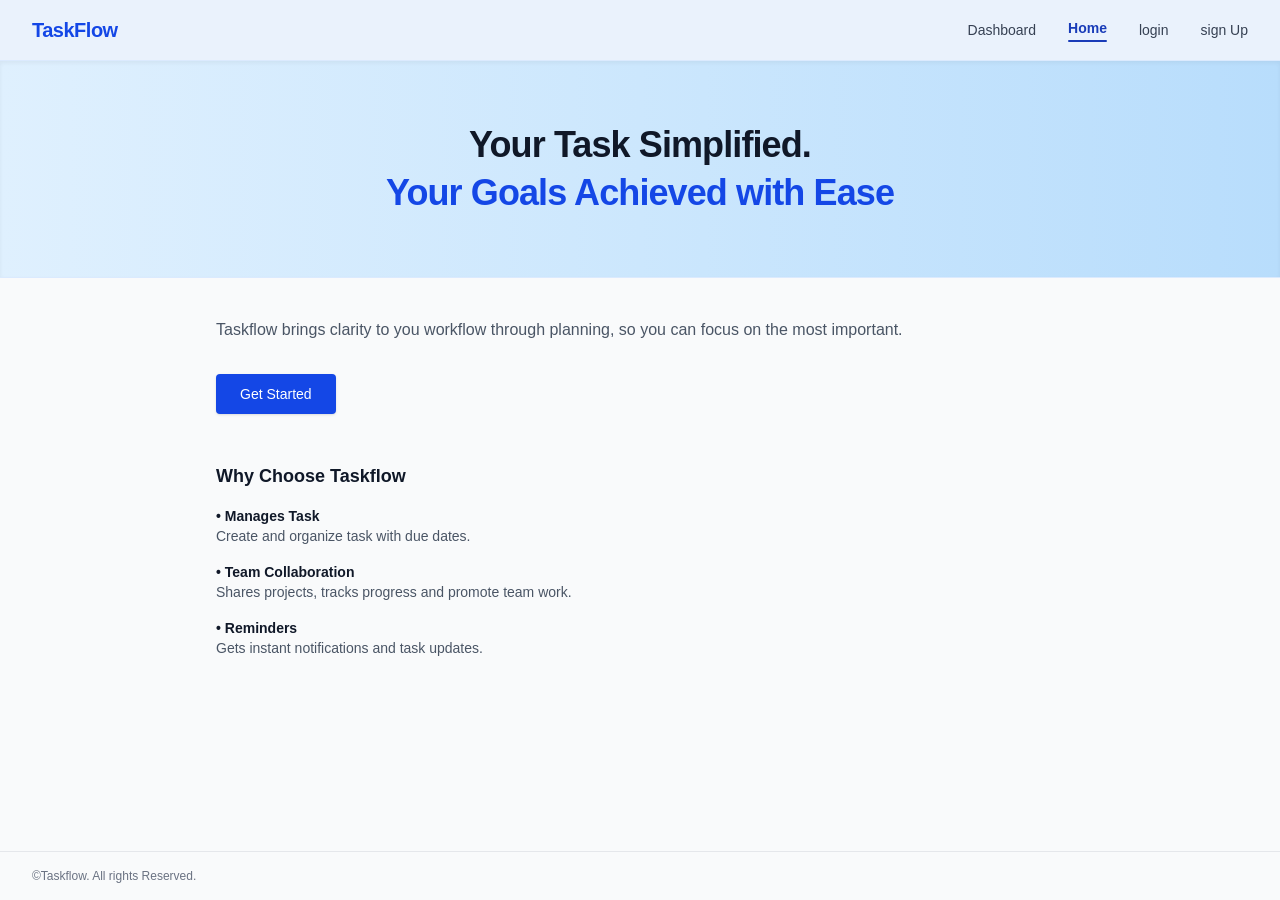
<file: frontend/index.html>
<!doctype html>
<html lang="en">
  <head>
    <meta charset="UTF-8" />
    <meta name="viewport" content="width=device-width, initial-scale=1.0" />
    <title>Landing</title>
    <!--link rel="stylesheet" href="style.css"-->
    <link rel="stylesheet" href="./output.css" />
  </head>
  <body>
    <body class="bg-gray-50 text-gray-800 font-sans min-h-screen flex flex-col justify-between">

    <!-- Top Navigation Bar -->
    <header class="w-full bg-[#EAF2FC] border-b border-blue-100 py-4 px-8 flex items-center justify-between shadow-sm">
        <!-- Logo -->
        <div class="text-blue-700 font-bold text-xl tracking-tight">
            TaskFlow
        </div>

        <!-- Navigation Links -->
        <nav class="flex items-center space-x-8 text-sm font-medium text-gray-700">
            <a href="#" class="hover:text-blue-700 transition">Dashboard</a>
            <div class="flex flex-col items-center">
                <a href="#" class="text-blue-800 font-semibold">Home</a>
                <span class="w-full h-0.5 bg-blue-800 rounded-full mt-0.5"></span>
            </div>
            <a href="#" class="hover:text-blue-700 transition">login</a>
            <a href="#" class="hover:text-blue-700 transition">sign Up</a>
        </nav>
    </header>

    <!-- Main Content Wrapper -->
    <main class="flex-grow">
        <!-- Hero Banner Section -->
        <section class="w-full bg-gradient-to-r from-[#dff0fe] via-[#cce7fd] to-[#b8ddfc] py-16 px-8 text-center border-b border-blue-100 shadow-inner">
            <h1 class="text-3xl md:text-4xl font-extrabold text-gray-900 tracking-tight">
                Your Task Simplified.
            </h1>
            <h2 class="text-3xl md:text-4xl font-extrabold text-blue-700 mt-2 tracking-tight">
                Your Goals Achieved with Ease
            </h2>
        </section>

        <!-- Body / Features Content Section -->
        <div class="max-w-4xl mx-auto px-6 py-10">
            <p class="text-gray-600 text-sm md:text-base mb-8">
                Taskflow brings clarity to you workflow through planning, so you can focus on the most important.
            </p>

            <!-- Get Started Button -->
            <a href="#" class="inline-block bg-blue-700 hover:bg-blue-800 text-white font-medium text-sm px-6 py-2.5 rounded shadow transition duration-200 mb-12">
                Get Started
            </a>

            <!-- Why Choose Taskflow Section -->
            <h3 class="text-lg font-bold text-gray-900 mb-4">
                Why Choose Taskflow
            </h3>

            <ul class="space-y-4 text-sm text-gray-700">
                <li>
                    <span class="font-bold text-gray-900">• Manages Task</span><br>
                    <span class="text-gray-600">Create and organize task with due dates.</span>
                </li>
                <li>
                    <span class="font-bold text-gray-900">• Team Collaboration</span><br>
                    <span class="text-gray-600">Shares projects, tracks progress and promote team work.</span>
                </li>
                <li>
                    <span class="font-bold text-gray-900">• Reminders</span><br>
                    <span class="text-gray-600">Gets instant notifications and task updates.</span>
                </li>
            </ul>
        </div>
    </main>

    <!-- Footer -->
    <footer class="w-full py-4 px-8 text-xs text-gray-500 border-t border-gray-200">
        &copy;Taskflow. All rights Reserved.
    </footer>

</body>
</html>
</file>
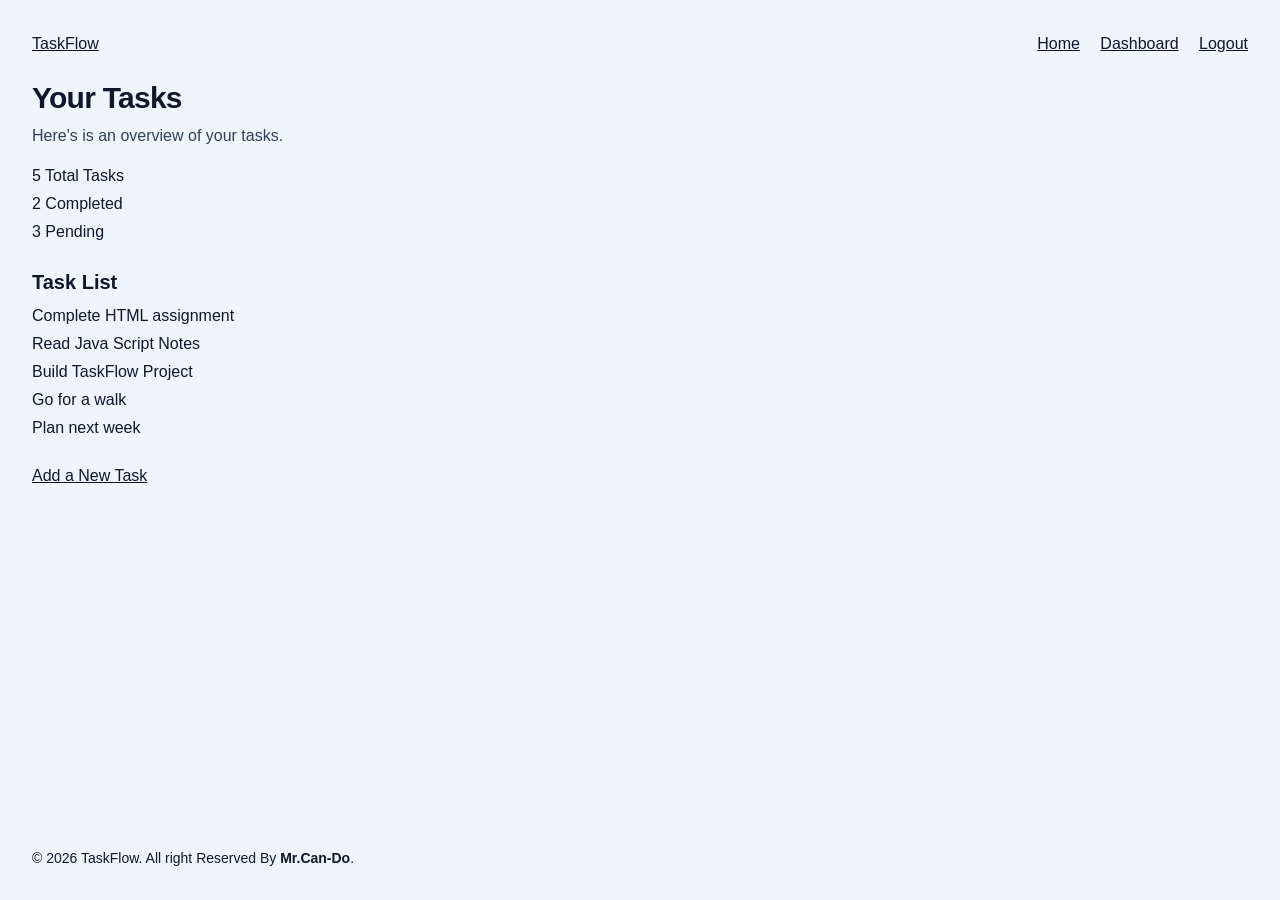
<file: frontend/dashboard.html>
<!doctype html>
<html>
  <head>
    <meta name="viewport" content="width=device-width">
    <title>Dashboard.html</title>
    <!--<link rel="stylesheet" href="style.css" />-->
  <link rel="stylesheet" href="./output.css">
  </head>
  <body>
    
    <body class="bg-[#eef5fc] text-slate-900 font-sans p-4 sm:p-8 flex flex-col min-h-screen">

    <!-- Top Navigation -->
    <div class="flex justify-between items-center mb-6">
        <a href="#" class="underline text-slate-900 font-medium">TaskFlow</a>
        <div class="space-x-4">
            <a href="home.html" class="underline text-slate-900">Home</a>
            <a href="dashboard.html" class="underline text-slate-900">Dashboard</a>
            <a href="logout.html" class="underline text-slate-900">Logout</a>
        </div>
    </div>

    <!-- Main Content -->
    <main class="flex-grow">
        <!-- Header & Overview -->
        <h1 class="text-3xl font-bold tracking-tight mb-2">Your Tasks</h1>
        <p class="text-slate-700 mb-4">Here's is an overview of your tasks.</p>

        <!-- Stats -->
        <div class="space-y-1 mb-6 font-medium">
            <div class="text-slate-900">5 Total Tasks</div>
            <div class="text-slate-900">2 Completed</div>
            <div class="text-slate-900">3 Pending</div>
        </div>

        <!-- Task List Section -->
        <h2 class="text-xl font-bold mb-2">Task List</h2>
        <ul class="space-y-1 mb-6 text-slate-900">
            <li>Complete HTML assignment</li>
            <li>Read Java Script Notes</li>
            <li>Build TaskFlow Project</li>
            <li>Go for a walk</li>
            <li>Plan next week</li>
        </ul>

        <!-- Add Task Link -->
        <div class="mb-12">
            <a href="add-task.html" class="underline text-slate-900">Add a New Task</a>
        </div>
    </main>

    <!-- Footer -->
    <footer class="text-slate-900 text-sm mt-auto">
        &copy; 2026 TaskFlow. All right Reserved By <strong>Mr.Can-Do</strong>.
    </footer>

</body>
</html>
</file>
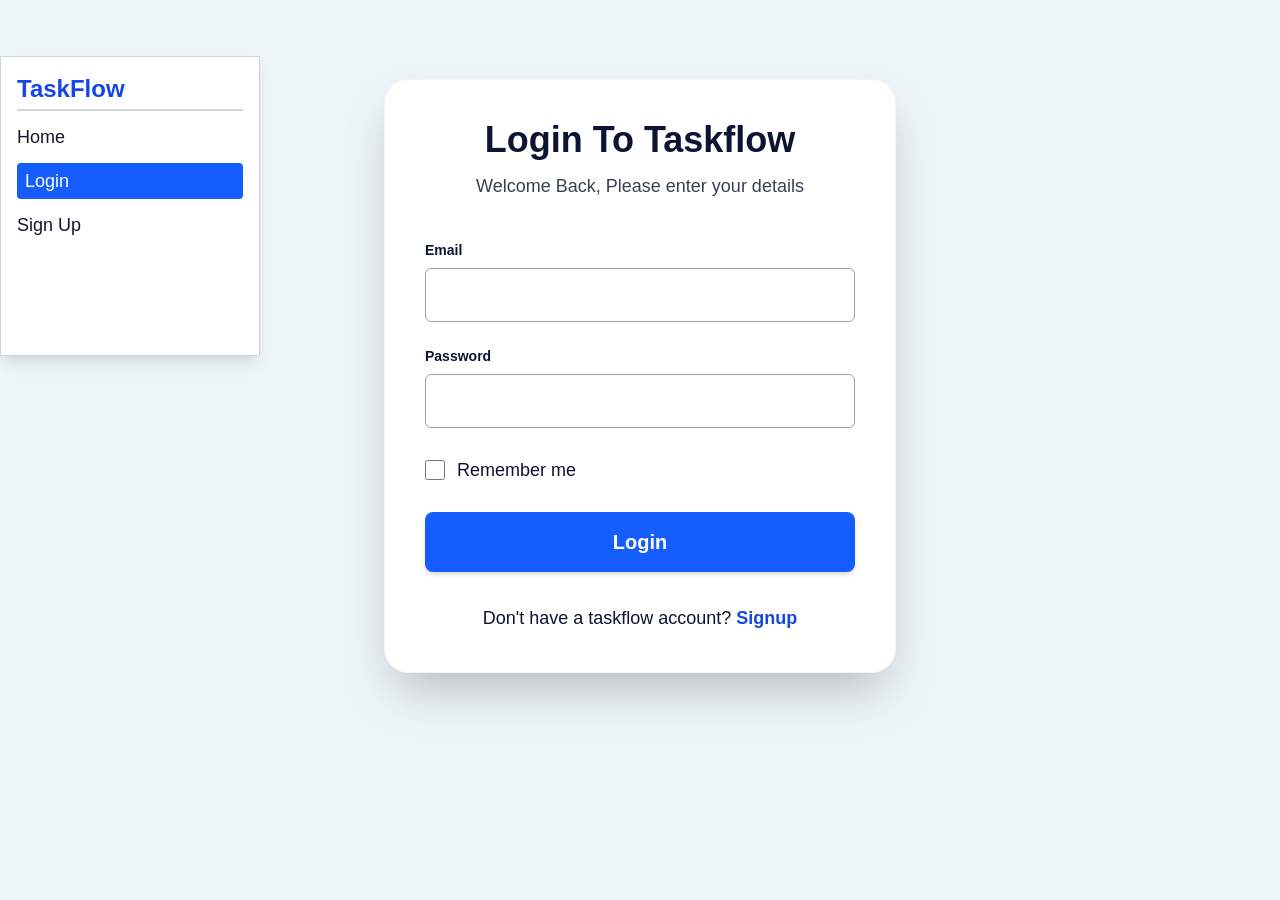
<file: frontend/login.html>
<!DOCTYPE html>
<html>
    <head>
        <meta name="viewport" content="width=device-width">
        <title>Login.html</title>
         <!--<link rel="stylesheet" href="style.css">-->
         <link rel="stylesheet" href="./output.css">
    </head>
    <body>
        
      <body class="bg-[#eef5f9] min-h-screen p-4 font-sans">

    <!-- Navigation Menu (Hidden by default, shown on hamburger click) -->
    <div id="nav-menu" class="fixed top-14 left-0 w-[260px] h-[300px] bg-white border border-gray-300 p-4 space-y-3 shadow-lg hidden z-50">
        <h2 class="text-2xl font-semibold text-blue-700 border-b-2 border-gray-300 pb-1 mb-3">TaskFlow</h2>
        <a href="#" class="block text-lg font-medium text-gray-900">Home</a>
        <a href="#" class="block text-lg font-medium text-white bg-blue-600 px-2 py-1 rounded">Login</a>
        <a href="#" class="block text-lg font-medium text-gray-900">Sign Up</a>
    </div>

    <!-- Main Login Card Container -->
    <main class="flex justify-center items-center min-h-[80vh]">
        <div class="bg-white w-full max-w-lg rounded-3xl shadow-2xl p-10 border border-gray-100">
            
            <!-- Header Text -->
            <h1 class="text-4xl font-bold text-center text-[#0d1333] mb-3">Login To Taskflow</h1>
            <p class="text-center text-gray-700 text-lg mb-10">Welcome Back, Please enter your details</p>

            <!-- Login Form -->
            <form class="space-y-6" onsubmit="event.preventDefault();">
                <!-- Email Field -->
                <div>
                    <label for="email" class="block text-sm font-bold text-[#0d1333] mb-2">Email</label>
                    <input type="email" id="email" class="w-full px-4 py-3 border border-gray-400 rounded-md focus:outline-none focus:ring-2 focus:ring-blue-300 text-lg bg-white" required>
                </div>

                <!-- Password Field -->
                <div>
                    <label for="password" class="block text-sm font-bold text-[#0d1333] mb-2">Password</label>
                    <input type="password" id="password" class="w-full px-4 py-3 border border-gray-400 rounded-md focus:outline-none focus:ring-2 focus:ring-blue-300 text-lg bg-white" required>
                </div>

                <!-- Remember Me Checkbox -->
                <div class="flex items-center gap-3 py-1">
                    <input type="checkbox" id="remember-me" class="h-5 w-5 accent-blue-600 border-gray-400 rounded focus:ring-0">
                    <label for="remember-me" class="text-lg font-medium text-[#0d1333]">Remember me</label>
                </div>

                <!-- Submit Button -->
                <button type="submit" class="w-full bg-blue-600 hover:bg-blue-700 text-white font-bold py-4 px-6 rounded-lg text-xl shadow-md transition duration-200">
                    Login
                </button>
            </form>

            <!-- Footer Text -->
            <p class="text-center text-lg text-[#0d1333] mt-8">
                Don't have a taskflow account? <a href="#" class="font-bold text-blue-700 hover:underline">Signup</a>
            </p>
        </div>
    </main>

    <!-- Script to toggle the nav menu (simulating the user's action) -->
    <script>
        // This is for demonstration to show the nav menu that was partially open in the screenshot
        setTimeout(() => {
            document.getElementById('nav-menu').style.display = 'block';
        }, 500);
    </script>

</body>
</html>
</file>
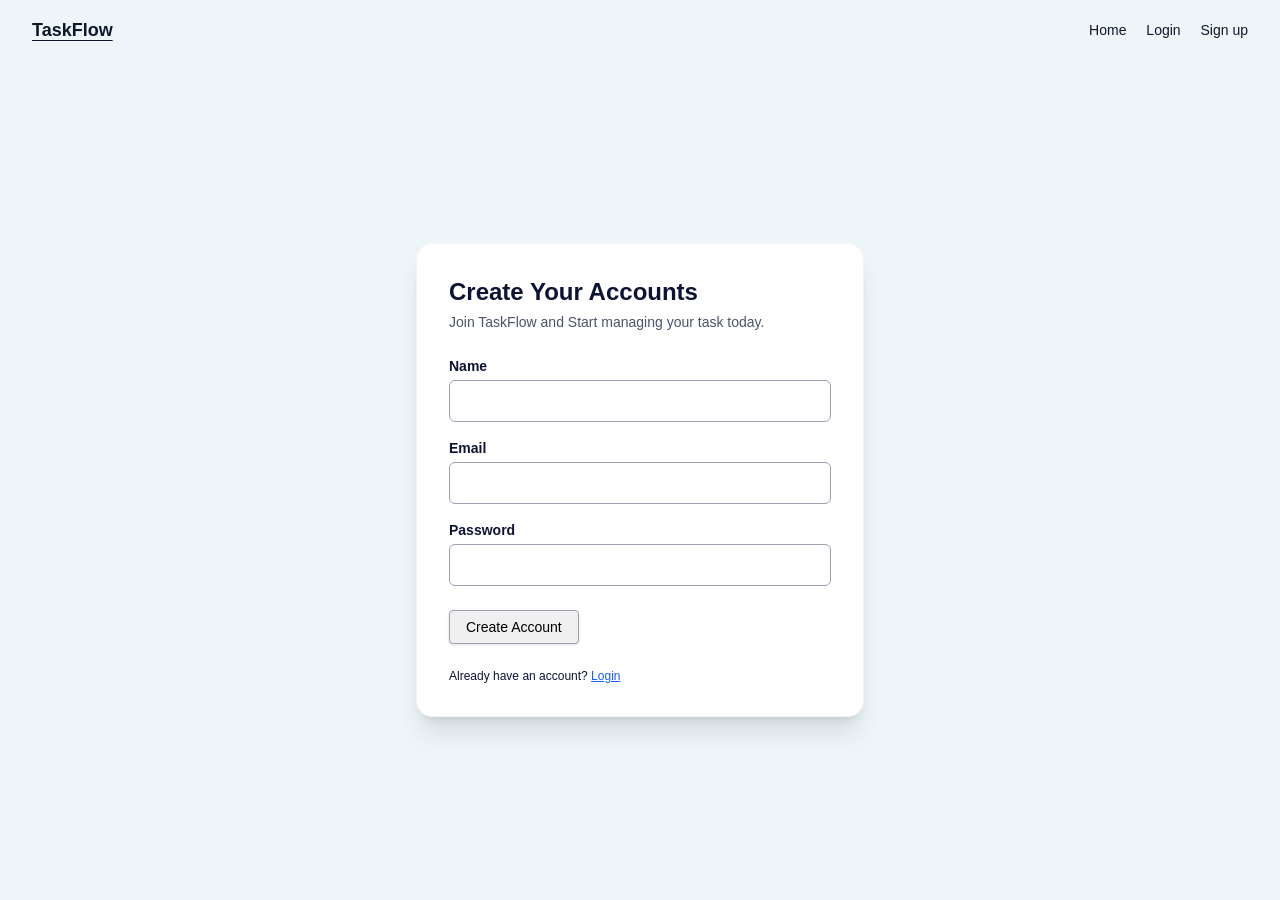
<file: frontend/signup.html>
<!doctype html>
<html>
  <head>
    <meta name="viewport" content="width=device-width">
    <title>Signup.html</title>
    <!--<link rel="stylesheet" href="style.css"/>-->
    <link rel="stylesheet" href="./output.css">
  </head>
  <body>
    
   <body class="bg-[#eef5f9] min-h-screen flex flex-col justify-between font-sans">

    <!-- Top Navigation Bar -->
    <header class="flex justify-between items-center px-8 py-4">
        <!-- Logo -->
        <a href="#" class="text-[#0f172a] font-semibold text-lg underline underline-offset-4">TaskFlow</a>
        
        <!-- Nav Links -->
        <nav class="space-x-4 text-sm">
            <a href="#" class="text-[#0f172a] hover:underline">Home</a>
            <a href="#" class="text-[#0f172a] hover:underline">Login</a>
            <a href="#" class="text-[#0f172a] hover:underline">Sign up</a>
        </nav>
    </header>

    <!-- Main Content / Signup Card Container -->
    <main class="flex-grow flex items-center justify-center px-4 py-8">
        <div class="bg-white w-full max-w-md p-8 rounded-2xl shadow-xl border border-gray-100">
            
            <!-- Heading & Subtitle -->
            <h1 class="text-2xl font-bold text-[#0d1333] mb-1">Create Your Accounts</h1>
            <p class="text-sm text-gray-600 mb-6">Join TaskFlow and Start managing your task today.</p>
            
            <!-- Signup Form -->
            <form class="space-y-4" onsubmit="event.preventDefault();">
                <!-- Name Field -->
                <div>
                    <label class="block text-sm font-semibold text-[#0d1333] mb-1">Name</label>
                    <input type="text" class="w-full px-3 py-2 border border-gray-400 rounded-md focus:outline-none focus:ring-1 focus:ring-blue-500 bg-white">
                </div>

                <!-- Email Field -->
                <div>
                    <label class="block text-sm font-semibold text-[#0d1333] mb-1">Email</label>
                    <input type="email" class="w-full px-3 py-2 border border-gray-400 rounded-md focus:outline-none focus:ring-1 focus:ring-blue-500 bg-white">
                </div>

                <!-- Password Field -->
                <div>
                    <label class="block text-sm font-semibold text-[#0d1333] mb-1">Password</label>
                    <input type="password" class="w-full px-3 py-2 border border-gray-400 rounded-md focus:outline-none focus:ring-1 focus:ring-blue-500 bg-white">
                </div>

                <!-- Submit Button -->
                <div class="pt-2">
                    <button type="submit" class="px-4 py-1.5 bg-[#f0f0f0] hover:bg-gray-200 text-black text-sm border border-gray-400 rounded cursor-pointer shadow-sm">
                        Create Account
                    </button>
                </div>
            </form>

            <!-- Bottom Redirect Text -->
            <p class="text-xs text-[#0d1333] mt-6">
                Already have an account? <a href="#" class="text-blue-600 underline">Login</a>
            </p>

        </div>
    </main>

</body>
</html>
</file>
<file: frontend/style.css>
body {
  background: rgba(220, 239, 249, 0.705);
}
.taskflow {
  color: blue;
}
header {
  background: rgba(216, 238, 247, 0.664);
  display: flex;
  justify-content: space-between;
  align-items: center;
  border-radius: 10px;
  padding: 5px;
  box-shadow: 0 0 2px black;
  margin: 0 15px;
}
nav {
  display: flex;
  gap: 60px;
}
nav a {
  color: rgb(38, 1, 1);
  text-decoration: none;
}
nav a.active {
  font-size: 17px;
  font-weight: bold;
  color: blue;
  text-decoration: underline;
  text-underline-offset: 6px;
  text-decoration-thickness: 3px;
}
form {
  background: white;
  padding: 30px;
  width: 35%;
  margin: 10px auto;
  border-radius: 15px;
  box-shadow: 0 2px 8px black;
}
form h2 {
  text-align: center;
  color: rgb(3, 3, 85);
  margin-bottom: 5px;
}
form p {
  text-align: center;
  color: rgb(3, 3, 85);
  margin-bottom: 5px;
}
label {
  display: block;
  margin-top: 10px;
  margin-bottom: 5px;
  font-weight: bold;
  color: rgb(3, 3, 85);
}
input[type="text"],
input[type="email"],
input[type="password"] {
  width: 100%;
  box-sizing: border-box;
  padding: 10px;
  border: 1px solid black;
  border-radius: 5px;
  font-size: 15px;
  outline: none;
}
input[type="submit"] {
  width: 100%;
  padding: 10px;
  margin-top: 20px;
  border: none;
  border-radius: 5px;
  background: blue;
  color: white;
  font-size: 16px;
  font-weight: bold;
  cursor: pointer;
}
input[type="submit"]:hover {
  background: rgb(3, 201, 3);
}
.already {
  color: blue;
  text-decoration: none;
  font-weight: bold;
}
.dashboard-task {
  margin: 0 15px;
  display: flex;
  justify-content: space-between;
  align-items: center;
}
.new-task {
  width: 70px;
  padding: 10px;
  border: none;
  border-radius: 5px;
  background: blue;
  color: white;
  font-size: 16px;
  font-weight: bold;
  cursor: pointer;
  text-decoration: none;
}
.new-task:hover {
  background: rgb(3, 201, 3);
}
.task-overview {
  background: rgba(195, 234, 249, 0.664);
  padding: 0 60px;
  margin: 0 15px;
  gap: 30%;
  display: flex;
  margin-top: 0;
  border-radius: 8px;
  box-shadow: 0 0 1px black;
}
.strong {
  text-align: center;
  font-size: 25px;
  padding: 0;
  margin: 1px;
}
.task-list {
  background: white;
  margin: 15px;
  padding: 5px;
  border-radius: 8px;
}
.task-list ul li {
  list-style: none;
  padding-left: 20px;
  margin: 15px 0;
  font-size: 18px;
}

.task-list ul li::before {
  content: "";
  display: inline-block;
  width: 15px;
  height: 15px;
  border: 2px solid black;
  margin-right: 5px;
}
.task-list ul li.task-completed::before {
  content: "✔️";
  display: inline-block;
  width: 15px;
  height: 15px;
  margin-right: 5px;
  background: blue;
  color: white;
  border: 1px solid black;
  text-align: center;
  line-height: 15px;
  font-weight: bold;
  font-size: 14px;
  vertical-align: middle;
  box-sizing: border-box;
}
.task-completed {
  text-decoration: line-through;
  color: gray;
}
h1 {
  color: rgb(1, 1, 53);
}
.hero {
  position: relative;
  overflow: hidden;
  min-height: 200px;
  background: linear-gradient(135deg, rgb(234, 247, 253), rgb(197, 234, 248));
  padding: 8px 8% 40px;
}

.why-taskflow {
  margin-left: 70px;
  color: rgb(25, 25, 55);
}
.get-started {
  text-decoration: none;
  width: 100%;
  padding: 10px;
  border: none;
  border-radius: 5px;
  background: blue;
  color: white;
  font-size: 16px;
  font-weight: bold;
  cursor: pointer;
}
.get-started:hover {
  background: rgb(3, 201, 3);
}

* {
  box-sizing: border-box;
  margin: 0;
  padding: 0;
}
body {
  font-family: "Segoe UI", Arial, sans-serif;
  background: #e6f3f8;
  color: #0a1931;
  line-height: 1.6;
  min-height: 100vh;
}
a {
  color: #0a1931;
}
header {
  display: flex;
  justify-content: space-between;
  align-items: center;
  padding: 16px 5%;
  background: rgba(255, 255, 255, 0.9);
  backdrop-filter: blur(8px);
  position: sticky;
  top: 0;
  border-bottom: 1px solid #d0e4ee;
  flex-wrap: wrap;
  gap: 10px;
}
.logo {
  font-weight: 800;
  font-size: 1.5rem;
  text-decoration: none;
  color: blue;
}
nav {
  display: flex;
  gap: 18px;
}
nav a {
  text-decoration: none;
  font-weight: 500;
}
nav a.active {
  color: blue;
  font-weight: 700;
  border-bottom: 3px solid blue;
}

/* Index */
.hero {
  padding: 60px 8%;
  background: linear-gradient(135deg, #d6eef8 0%, #c1e6f3 100%);
}
.hero h1 {
  font-size: clamp(1.8rem, 5vw, 2.8rem);
  max-width: 600px;
}
.hero h1 span {
  color: blue;
}
.hero p {
  max-width: 600px;
  margin: 15px 0;
}
.btn {
  background: blue;
  color: white;
  padding: 12px 24px;
  border: none;
  border-radius: 6px;
  font-weight: 700;
  cursor: pointer;
}
.why {
  padding: 40px 8%;
}
.why ul {
  margin-left: 20px;
  margin-top: 15px;
}

/* Forms - Login & Signup */
.form-wrapper {
  display: flex;
  justify-content: center;
  padding: 30px 15px;
}
.form-card {
  background: white;
  width: 100%;
  max-width: 480px;
  padding: 35px 28px;
  border-radius: 18px;
  box-shadow: 0 8px 25px rgba(0, 0, 0, 0.15);
}
.form-card h1 {
  text-align: center;
  margin-bottom: 8px;
}
.form-card .sub {
  text-align: center;
  margin-bottom: 25px;
  opacity: 0.8;
}
.form-card label {
  display: block;
  font-weight: 700;
  margin: 18px 0 8px;
}
.form-card input {
  width: 100%;
  padding: 12px 14px;
  font-size: 1rem;
  border: 1.5px solid #333;
  border-radius: 8px;
}
.check {
  display: flex;
  align-items: center;
  gap: 8px;
  margin: 18px 0;
}
.form-card button {
  width: 100px;
  padding: 10px;
  border-radius: 6px;
  border: 1px solid #333;
  cursor: pointer;
  background: #f1f1f1;
}
.form-footer {
  text-align: center;
  margin-top: 20px;
}
footer {
  text-align: center;
  padding: 25px;
  margin-top: 40px;
  font-size: 0.9rem;
}

/* Dashboard */
.dashboard-main {
  padding: 20px 5%;
}
.stats {
  display: grid;
  grid-template-columns: repeat(auto-fit, minmax(130px, 1fr));
  gap: 15px;
  margin: 20px 0;
}
.stat {
  background: white;
  padding: 15px;
  border-radius: 10px;
}
.task-list {
  background: white;
  padding: 20px;
  border-radius: 10px;
  margin-top: 20px;
}

/* Responsive Breakpoints */
@media (min-width: 700px) {
  header {
    padding: 16px 8%;
  }
  .dashboard-main {
    padding: 30px 8%;
  }
}
</file>
<file: frontend/output.css>
/*! tailwindcss v4.3.3 | MIT License | https://tailwindcss.com */
@layer properties;
@layer theme, base, components, utilities;
@layer theme {
  :root, :host {
    --font-sans: -apple-system, BlinkMacSystemFont, "Segoe UI", Roboto, "Helvetica Neue",
      "Noto Sans", Arial, sans-serif, "Apple Color Emoji", "Segoe UI Emoji",
      "Segoe UI Symbol", "Noto Color Emoji";
    --font-mono: ui-monospace, SFMono-Regular, Menlo, Monaco, Consolas, "Liberation Mono",
      "Courier New", monospace;
    --color-blue-100: oklch(93.2% 0.032 255.585);
    --color-blue-300: oklch(80.9% 0.105 251.813);
    --color-blue-500: oklch(62.3% 0.214 259.815);
    --color-blue-600: oklch(54.6% 0.245 262.881);
    --color-blue-700: oklch(48.8% 0.243 264.376);
    --color-blue-800: oklch(42.4% 0.199 265.638);
    --color-indigo-950: oklch(25.7% 0.09 281.288);
    --color-slate-700: oklch(37.2% 0.044 257.287);
    --color-slate-900: oklch(20.8% 0.042 265.755);
    --color-gray-50: oklch(98.5% 0.002 247.839);
    --color-gray-100: oklch(96.7% 0.003 264.542);
    --color-gray-200: oklch(92.8% 0.006 264.531);
    --color-gray-300: oklch(87.2% 0.01 258.338);
    --color-gray-400: oklch(70.7% 0.022 261.325);
    --color-gray-500: oklch(55.1% 0.027 264.364);
    --color-gray-600: oklch(44.6% 0.03 256.802);
    --color-gray-700: oklch(37.3% 0.034 259.733);
    --color-gray-800: oklch(27.8% 0.033 256.848);
    --color-gray-900: oklch(21% 0.034 264.665);
    --color-black: #000;
    --color-white: #fff;
    --spacing: 0.25rem;
    --container-md: 28rem;
    --container-lg: 32rem;
    --container-4xl: 56rem;
    --text-xs: 0.75rem;
    --text-xs--line-height: calc(1 / 0.75);
    --text-sm: 0.875rem;
    --text-sm--line-height: calc(1.25 / 0.875);
    --text-base: 1rem;
    --text-base--line-height: calc(1.5 / 1);
    --text-lg: 1.125rem;
    --text-lg--line-height: calc(1.75 / 1.125);
    --text-xl: 1.25rem;
    --text-xl--line-height: calc(1.75 / 1.25);
    --text-2xl: 1.5rem;
    --text-2xl--line-height: calc(2 / 1.5);
    --text-3xl: 1.875rem;
    --text-3xl--line-height: calc(2.25 / 1.875);
    --text-4xl: 2.25rem;
    --text-4xl--line-height: calc(2.5 / 2.25);
    --text-5xl: 3rem;
    --text-5xl--line-height: 1;
    --font-weight-medium: 500;
    --font-weight-semibold: 600;
    --font-weight-bold: 700;
    --font-weight-extrabold: 800;
    --tracking-tight: -0.025em;
    --radius-md: 0.375rem;
    --radius-lg: 0.5rem;
    --radius-2xl: 1rem;
    --radius-3xl: 1.5rem;
    --default-transition-duration: 150ms;
    --default-transition-timing-function: cubic-bezier(0.4, 0, 0.2, 1);
    --default-font-family: var(--font-sans);
    --default-mono-font-family: var(--font-mono);
  }
}
@layer base {
  *, ::after, ::before, ::backdrop, ::file-selector-button {
    box-sizing: border-box;
    margin: 0;
    padding: 0;
    border: 0 solid;
  }
  html, :host {
    line-height: 1.5;
    -webkit-text-size-adjust: 100%;
    tab-size: 4;
    font-family: var(--default-font-family, -apple-system, BlinkMacSystemFont, "Segoe UI", Roboto, "Helvetica Neue", "Noto Sans", Arial, sans-serif, "Apple Color Emoji", "Segoe UI Emoji", "Segoe UI Symbol", "Noto Color Emoji");
    font-feature-settings: var(--default-font-feature-settings, normal);
    font-variation-settings: var(--default-font-variation-settings, normal);
    -webkit-tap-highlight-color: transparent;
  }
  hr {
    height: 0;
    color: inherit;
    border-top-width: 1px;
  }
  abbr:where([title]) {
    -webkit-text-decoration: underline dotted;
    text-decoration: underline dotted;
  }
  h1, h2, h3, h4, h5, h6 {
    font-size: inherit;
    font-weight: inherit;
  }
  a {
    color: inherit;
    -webkit-text-decoration: inherit;
    text-decoration: inherit;
  }
  b, strong {
    font-weight: bolder;
  }
  code, kbd, samp, pre {
    font-family: var(--default-mono-font-family, ui-monospace, SFMono-Regular, Menlo, Monaco, Consolas, "Liberation Mono", "Courier New", monospace);
    font-feature-settings: var(--default-mono-font-feature-settings, normal);
    font-variation-settings: var(--default-mono-font-variation-settings, normal);
    font-size: 1em;
  }
  small {
    font-size: 80%;
  }
  sub, sup {
    font-size: 75%;
    line-height: 0;
    position: relative;
    vertical-align: baseline;
  }
  sub {
    bottom: -0.25em;
  }
  sup {
    top: -0.5em;
  }
  table {
    text-indent: 0;
    border-color: inherit;
    border-collapse: collapse;
  }
  :-moz-focusring:where(:not(iframe)) {
    outline: auto;
  }
  progress {
    vertical-align: baseline;
  }
  summary {
    display: list-item;
  }
  ol, ul, menu {
    list-style: none;
  }
  img, svg, video, canvas, audio, iframe, embed, object {
    display: block;
    vertical-align: middle;
  }
  img, video {
    max-width: 100%;
    height: auto;
  }
  button, input, select, optgroup, textarea, ::file-selector-button {
    font: inherit;
    font-feature-settings: inherit;
    font-variation-settings: inherit;
    letter-spacing: inherit;
    color: inherit;
    border-radius: 0;
    background-color: transparent;
    opacity: 1;
  }
  :where(select:is([multiple], [size])) optgroup {
    font-weight: bolder;
  }
  :where(select:is([multiple], [size])) optgroup option {
    padding-inline-start: 20px;
  }
  ::file-selector-button {
    margin-inline-end: 4px;
  }
  ::placeholder {
    opacity: 1;
  }
  @supports (not (-webkit-appearance: -apple-pay-button))  or (contain-intrinsic-size: 1px) {
    ::placeholder {
      color: currentcolor;
      @supports (color: color-mix(in lab, red, red)) {
        color: color-mix(in oklab, currentcolor 50%, transparent);
      }
    }
  }
  textarea {
    resize: vertical;
  }
  ::-webkit-search-decoration {
    -webkit-appearance: none;
  }
  ::-webkit-date-and-time-value {
    min-height: 1lh;
    text-align: inherit;
  }
  ::-webkit-datetime-edit {
    display: inline-flex;
  }
  ::-webkit-datetime-edit-fields-wrapper {
    padding: 0;
  }
  ::-webkit-datetime-edit, ::-webkit-datetime-edit-year-field, ::-webkit-datetime-edit-month-field, ::-webkit-datetime-edit-day-field, ::-webkit-datetime-edit-hour-field, ::-webkit-datetime-edit-minute-field, ::-webkit-datetime-edit-second-field, ::-webkit-datetime-edit-millisecond-field, ::-webkit-datetime-edit-meridiem-field {
    padding-block: 0;
  }
  ::-webkit-calendar-picker-indicator {
    line-height: 1;
  }
  :-moz-ui-invalid {
    box-shadow: none;
  }
  button, input:where([type="button"], [type="reset"], [type="submit"]), ::file-selector-button {
    appearance: button;
  }
  ::-webkit-inner-spin-button, ::-webkit-outer-spin-button {
    height: auto;
  }
  [hidden]:where(:not([hidden="until-found"])) {
    display: none !important;
  }
}
@layer utilities {
  .fixed {
    position: fixed;
  }
  .top-14 {
    top: calc(var(--spacing) * 14);
  }
  .left-0 {
    left: 0px;
  }
  .z-50 {
    z-index: 50;
  }
  .mx-auto {
    margin-inline: auto;
  }
  .mt-0\.5 {
    margin-top: calc(var(--spacing) * 0.5);
  }
  .mt-2 {
    margin-top: calc(var(--spacing) * 2);
  }
  .mt-6 {
    margin-top: calc(var(--spacing) * 6);
  }
  .mt-8 {
    margin-top: calc(var(--spacing) * 8);
  }
  .mt-auto {
    margin-top: auto;
  }
  .mb-1 {
    margin-bottom: var(--spacing);
  }
  .mb-2 {
    margin-bottom: calc(var(--spacing) * 2);
  }
  .mb-3 {
    margin-bottom: calc(var(--spacing) * 3);
  }
  .mb-4 {
    margin-bottom: calc(var(--spacing) * 4);
  }
  .mb-6 {
    margin-bottom: calc(var(--spacing) * 6);
  }
  .mb-8 {
    margin-bottom: calc(var(--spacing) * 8);
  }
  .mb-10 {
    margin-bottom: calc(var(--spacing) * 10);
  }
  .mb-12 {
    margin-bottom: calc(var(--spacing) * 12);
  }
  .block {
    display: block;
  }
  .flex {
    display: flex;
  }
  .hidden {
    display: none;
  }
  .inline-block {
    display: inline-block;
  }
  .table {
    display: table;
  }
  .h-0\.5 {
    height: calc(var(--spacing) * 0.5);
  }
  .h-5 {
    height: calc(var(--spacing) * 5);
  }
  .h-\[300px\] {
    height: 300px;
  }
  .min-h-\[80vh\] {
    min-height: 80vh;
  }
  .min-h-screen {
    min-height: 100vh;
  }
  .w-5 {
    width: calc(var(--spacing) * 5);
  }
  .w-\[260px\] {
    width: 260px;
  }
  .w-full {
    width: 100%;
  }
  .max-w-4xl {
    max-width: var(--container-4xl);
  }
  .max-w-lg {
    max-width: var(--container-lg);
  }
  .max-w-md {
    max-width: var(--container-md);
  }
  .flex-grow {
    flex-grow: 1;
  }
  .border-collapse {
    border-collapse: collapse;
  }
  .cursor-pointer {
    cursor: pointer;
  }
  .resize {
    resize: both;
  }
  .flex-col {
    flex-direction: column;
  }
  .items-center {
    align-items: center;
  }
  .justify-between {
    justify-content: space-between;
  }
  .justify-center {
    justify-content: center;
  }
  .gap-3 {
    gap: calc(var(--spacing) * 3);
  }
  :where(.space-y-1 > :not(:last-child)) {
    --tw-space-y-reverse: 0;
    margin-block-start: calc(var(--spacing) * var(--tw-space-y-reverse));
    margin-block-end: calc(var(--spacing) * calc(1 - var(--tw-space-y-reverse)));
  }
  :where(.space-y-3 > :not(:last-child)) {
    --tw-space-y-reverse: 0;
    margin-block-start: calc(calc(var(--spacing) * 3) * var(--tw-space-y-reverse));
    margin-block-end: calc(calc(var(--spacing) * 3) * calc(1 - var(--tw-space-y-reverse)));
  }
  :where(.space-y-4 > :not(:last-child)) {
    --tw-space-y-reverse: 0;
    margin-block-start: calc(calc(var(--spacing) * 4) * var(--tw-space-y-reverse));
    margin-block-end: calc(calc(var(--spacing) * 4) * calc(1 - var(--tw-space-y-reverse)));
  }
  :where(.space-y-6 > :not(:last-child)) {
    --tw-space-y-reverse: 0;
    margin-block-start: calc(calc(var(--spacing) * 6) * var(--tw-space-y-reverse));
    margin-block-end: calc(calc(var(--spacing) * 6) * calc(1 - var(--tw-space-y-reverse)));
  }
  :where(.space-x-4 > :not(:last-child)) {
    --tw-space-x-reverse: 0;
    margin-inline-start: calc(calc(var(--spacing) * 4) * var(--tw-space-x-reverse));
    margin-inline-end: calc(calc(var(--spacing) * 4) * calc(1 - var(--tw-space-x-reverse)));
  }
  :where(.space-x-8 > :not(:last-child)) {
    --tw-space-x-reverse: 0;
    margin-inline-start: calc(calc(var(--spacing) * 8) * var(--tw-space-x-reverse));
    margin-inline-end: calc(calc(var(--spacing) * 8) * calc(1 - var(--tw-space-x-reverse)));
  }
  .rounded {
    border-radius: 0.25rem;
  }
  .rounded-2xl {
    border-radius: var(--radius-2xl);
  }
  .rounded-3xl {
    border-radius: var(--radius-3xl);
  }
  .rounded-full {
    border-radius: calc(infinity * 1px);
  }
  .rounded-lg {
    border-radius: var(--radius-lg);
  }
  .rounded-md {
    border-radius: var(--radius-md);
  }
  .border {
    border-style: var(--tw-border-style);
    border-width: 1px;
  }
  .border-t {
    border-top-style: var(--tw-border-style);
    border-top-width: 1px;
  }
  .border-b {
    border-bottom-style: var(--tw-border-style);
    border-bottom-width: 1px;
  }
  .border-b-2 {
    border-bottom-style: var(--tw-border-style);
    border-bottom-width: 2px;
  }
  .border-blue-100 {
    border-color: var(--color-blue-100);
  }
  .border-gray-100 {
    border-color: var(--color-gray-100);
  }
  .border-gray-200 {
    border-color: var(--color-gray-200);
  }
  .border-gray-300 {
    border-color: var(--color-gray-300);
  }
  .border-gray-400 {
    border-color: var(--color-gray-400);
  }
  .bg-\[\#EAF2FC\] {
    background-color: #EAF2FC;
  }
  .bg-\[\#eef5f9\] {
    background-color: #eef5f9;
  }
  .bg-\[\#eef5fc\] {
    background-color: #eef5fc;
  }
  .bg-\[\#f0f0f0\] {
    background-color: #f0f0f0;
  }
  .bg-blue-600 {
    background-color: var(--color-blue-600);
  }
  .bg-blue-700 {
    background-color: var(--color-blue-700);
  }
  .bg-blue-800 {
    background-color: var(--color-blue-800);
  }
  .bg-gray-50 {
    background-color: var(--color-gray-50);
  }
  .bg-white {
    background-color: var(--color-white);
  }
  .bg-gradient-to-r {
    --tw-gradient-position: to right in oklab;
    background-image: linear-gradient(var(--tw-gradient-stops));
  }
  .from-\[\#dff0fe\] {
    --tw-gradient-from: #dff0fe;
    --tw-gradient-stops: var(--tw-gradient-via-stops, var(--tw-gradient-position), var(--tw-gradient-from) var(--tw-gradient-from-position), var(--tw-gradient-to) var(--tw-gradient-to-position));
  }
  .via-\[\#cce7fd\] {
    --tw-gradient-via: #cce7fd;
    --tw-gradient-via-stops: var(--tw-gradient-position), var(--tw-gradient-from) var(--tw-gradient-from-position), var(--tw-gradient-via) var(--tw-gradient-via-position), var(--tw-gradient-to) var(--tw-gradient-to-position);
    --tw-gradient-stops: var(--tw-gradient-via-stops);
  }
  .to-\[\#b8ddfc\] {
    --tw-gradient-to: #b8ddfc;
    --tw-gradient-stops: var(--tw-gradient-via-stops, var(--tw-gradient-position), var(--tw-gradient-from) var(--tw-gradient-from-position), var(--tw-gradient-to) var(--tw-gradient-to-position));
  }
  .p-4 {
    padding: calc(var(--spacing) * 4);
  }
  .p-8 {
    padding: calc(var(--spacing) * 8);
  }
  .p-10 {
    padding: calc(var(--spacing) * 10);
  }
  .px-2 {
    padding-inline: calc(var(--spacing) * 2);
  }
  .px-3 {
    padding-inline: calc(var(--spacing) * 3);
  }
  .px-4 {
    padding-inline: calc(var(--spacing) * 4);
  }
  .px-6 {
    padding-inline: calc(var(--spacing) * 6);
  }
  .px-8 {
    padding-inline: calc(var(--spacing) * 8);
  }
  .py-1 {
    padding-block: var(--spacing);
  }
  .py-1\.5 {
    padding-block: calc(var(--spacing) * 1.5);
  }
  .py-2 {
    padding-block: calc(var(--spacing) * 2);
  }
  .py-2\.5 {
    padding-block: calc(var(--spacing) * 2.5);
  }
  .py-3 {
    padding-block: calc(var(--spacing) * 3);
  }
  .py-4 {
    padding-block: calc(var(--spacing) * 4);
  }
  .py-8 {
    padding-block: calc(var(--spacing) * 8);
  }
  .py-10 {
    padding-block: calc(var(--spacing) * 10);
  }
  .py-16 {
    padding-block: calc(var(--spacing) * 16);
  }
  .pt-2 {
    padding-top: calc(var(--spacing) * 2);
  }
  .pb-1 {
    padding-bottom: var(--spacing);
  }
  .text-center {
    text-align: center;
  }
  .font-sans {
    font-family: var(--font-sans);
  }
  .text-2xl {
    font-size: var(--text-2xl);
    line-height: var(--tw-leading, var(--text-2xl--line-height));
  }
  .text-3xl {
    font-size: var(--text-3xl);
    line-height: var(--tw-leading, var(--text-3xl--line-height));
  }
  .text-4xl {
    font-size: var(--text-4xl);
    line-height: var(--tw-leading, var(--text-4xl--line-height));
  }
  .text-5xl {
    font-size: var(--text-5xl);
    line-height: var(--tw-leading, var(--text-5xl--line-height));
  }
  .text-lg {
    font-size: var(--text-lg);
    line-height: var(--tw-leading, var(--text-lg--line-height));
  }
  .text-sm {
    font-size: var(--text-sm);
    line-height: var(--tw-leading, var(--text-sm--line-height));
  }
  .text-xl {
    font-size: var(--text-xl);
    line-height: var(--tw-leading, var(--text-xl--line-height));
  }
  .text-xs {
    font-size: var(--text-xs);
    line-height: var(--tw-leading, var(--text-xs--line-height));
  }
  .font-bold {
    --tw-font-weight: var(--font-weight-bold);
    font-weight: var(--font-weight-bold);
  }
  .font-extrabold {
    --tw-font-weight: var(--font-weight-extrabold);
    font-weight: var(--font-weight-extrabold);
  }
  .font-medium {
    --tw-font-weight: var(--font-weight-medium);
    font-weight: var(--font-weight-medium);
  }
  .font-semibold {
    --tw-font-weight: var(--font-weight-semibold);
    font-weight: var(--font-weight-semibold);
  }
  .tracking-tight {
    --tw-tracking: var(--tracking-tight);
    letter-spacing: var(--tracking-tight);
  }
  .text-\[\#0d1333\] {
    color: #0d1333;
  }
  .text-\[\#0f172a\] {
    color: #0f172a;
  }
  .text-black {
    color: var(--color-black);
  }
  .text-blue-500 {
    color: var(--color-blue-500);
  }
  .text-blue-600 {
    color: var(--color-blue-600);
  }
  .text-blue-700 {
    color: var(--color-blue-700);
  }
  .text-blue-800 {
    color: var(--color-blue-800);
  }
  .text-gray-500 {
    color: var(--color-gray-500);
  }
  .text-gray-600 {
    color: var(--color-gray-600);
  }
  .text-gray-700 {
    color: var(--color-gray-700);
  }
  .text-gray-800 {
    color: var(--color-gray-800);
  }
  .text-gray-900 {
    color: var(--color-gray-900);
  }
  .text-indigo-950 {
    color: var(--color-indigo-950);
  }
  .text-slate-700 {
    color: var(--color-slate-700);
  }
  .text-slate-900 {
    color: var(--color-slate-900);
  }
  .text-white {
    color: var(--color-white);
  }
  .underline {
    text-decoration-line: underline;
  }
  .underline-offset-4 {
    text-underline-offset: 4px;
  }
  .accent-blue-600 {
    accent-color: var(--color-blue-600);
  }
  .shadow {
    --tw-shadow: 0 1px 3px 0 var(--tw-shadow-color, rgb(0 0 0 / 0.1)), 0 1px 2px -1px var(--tw-shadow-color, rgb(0 0 0 / 0.1));
    box-shadow: var(--tw-inset-shadow), var(--tw-inset-ring-shadow), var(--tw-ring-offset-shadow), var(--tw-ring-shadow), var(--tw-shadow);
  }
  .shadow-2xl {
    --tw-shadow: 0 25px 50px -12px var(--tw-shadow-color, rgb(0 0 0 / 0.25));
    box-shadow: var(--tw-inset-shadow), var(--tw-inset-ring-shadow), var(--tw-ring-offset-shadow), var(--tw-ring-shadow), var(--tw-shadow);
  }
  .shadow-inner {
    --tw-shadow: inset 0 2px 4px 0 var(--tw-shadow-color, rgb(0 0 0 / 0.05));
    box-shadow: var(--tw-inset-shadow), var(--tw-inset-ring-shadow), var(--tw-ring-offset-shadow), var(--tw-ring-shadow), var(--tw-shadow);
  }
  .shadow-lg {
    --tw-shadow: 0 10px 15px -3px var(--tw-shadow-color, rgb(0 0 0 / 0.1)), 0 4px 6px -4px var(--tw-shadow-color, rgb(0 0 0 / 0.1));
    box-shadow: var(--tw-inset-shadow), var(--tw-inset-ring-shadow), var(--tw-ring-offset-shadow), var(--tw-ring-shadow), var(--tw-shadow);
  }
  .shadow-md {
    --tw-shadow: 0 4px 6px -1px var(--tw-shadow-color, rgb(0 0 0 / 0.1)), 0 2px 4px -2px var(--tw-shadow-color, rgb(0 0 0 / 0.1));
    box-shadow: var(--tw-inset-shadow), var(--tw-inset-ring-shadow), var(--tw-ring-offset-shadow), var(--tw-ring-shadow), var(--tw-shadow);
  }
  .shadow-sm {
    --tw-shadow: 0 1px 3px 0 var(--tw-shadow-color, rgb(0 0 0 / 0.1)), 0 1px 2px -1px var(--tw-shadow-color, rgb(0 0 0 / 0.1));
    box-shadow: var(--tw-inset-shadow), var(--tw-inset-ring-shadow), var(--tw-ring-offset-shadow), var(--tw-ring-shadow), var(--tw-shadow);
  }
  .shadow-xl {
    --tw-shadow: 0 20px 25px -5px var(--tw-shadow-color, rgb(0 0 0 / 0.1)), 0 8px 10px -6px var(--tw-shadow-color, rgb(0 0 0 / 0.1));
    box-shadow: var(--tw-inset-shadow), var(--tw-inset-ring-shadow), var(--tw-ring-offset-shadow), var(--tw-ring-shadow), var(--tw-shadow);
  }
  .outline {
    outline-style: var(--tw-outline-style);
    outline-width: 1px;
  }
  .transition {
    transition-property: color, background-color, border-color, outline-color, text-decoration-color, fill, stroke, --tw-gradient-from, --tw-gradient-via, --tw-gradient-to, opacity, box-shadow, transform, translate, scale, rotate, filter, -webkit-backdrop-filter, backdrop-filter, display, content-visibility, overlay, pointer-events;
    transition-timing-function: var(--tw-ease, var(--default-transition-timing-function));
    transition-duration: var(--tw-duration, var(--default-transition-duration));
  }
  .duration-200 {
    --tw-duration: 200ms;
    transition-duration: 200ms;
  }
  @media (hover: hover) {
    .hover\:bg-blue-700:hover {
      background-color: var(--color-blue-700);
    }
    .hover\:bg-blue-800:hover {
      background-color: var(--color-blue-800);
    }
    .hover\:bg-gray-200:hover {
      background-color: var(--color-gray-200);
    }
    .hover\:text-blue-700:hover {
      color: var(--color-blue-700);
    }
    .hover\:underline:hover {
      text-decoration-line: underline;
    }
  }
  .focus\:ring-0:focus {
    --tw-ring-shadow: var(--tw-ring-inset,) 0 0 0 calc(0px + var(--tw-ring-offset-width)) var(--tw-ring-color, currentcolor);
    box-shadow: var(--tw-inset-shadow), var(--tw-inset-ring-shadow), var(--tw-ring-offset-shadow), var(--tw-ring-shadow), var(--tw-shadow);
  }
  .focus\:ring-1:focus {
    --tw-ring-shadow: var(--tw-ring-inset,) 0 0 0 calc(1px + var(--tw-ring-offset-width)) var(--tw-ring-color, currentcolor);
    box-shadow: var(--tw-inset-shadow), var(--tw-inset-ring-shadow), var(--tw-ring-offset-shadow), var(--tw-ring-shadow), var(--tw-shadow);
  }
  .focus\:ring-2:focus {
    --tw-ring-shadow: var(--tw-ring-inset,) 0 0 0 calc(2px + var(--tw-ring-offset-width)) var(--tw-ring-color, currentcolor);
    box-shadow: var(--tw-inset-shadow), var(--tw-inset-ring-shadow), var(--tw-ring-offset-shadow), var(--tw-ring-shadow), var(--tw-shadow);
  }
  .focus\:ring-blue-300:focus {
    --tw-ring-color: var(--color-blue-300);
  }
  .focus\:ring-blue-500:focus {
    --tw-ring-color: var(--color-blue-500);
  }
  .focus\:outline-none:focus {
    --tw-outline-style: none;
    outline-style: none;
  }
  @media (width >= 40rem) {
    .sm\:p-8 {
      padding: calc(var(--spacing) * 8);
    }
  }
  @media (width >= 48rem) {
    .md\:text-4xl {
      font-size: var(--text-4xl);
      line-height: var(--tw-leading, var(--text-4xl--line-height));
    }
    .md\:text-base {
      font-size: var(--text-base);
      line-height: var(--tw-leading, var(--text-base--line-height));
    }
  }
}
@property --tw-space-y-reverse {
  syntax: "*";
  inherits: false;
  initial-value: 0;
}
@property --tw-space-x-reverse {
  syntax: "*";
  inherits: false;
  initial-value: 0;
}
@property --tw-border-style {
  syntax: "*";
  inherits: false;
  initial-value: solid;
}
@property --tw-gradient-position {
  syntax: "*";
  inherits: false;
}
@property --tw-gradient-from {
  syntax: "<color>";
  inherits: false;
  initial-value: #0000;
}
@property --tw-gradient-via {
  syntax: "<color>";
  inherits: false;
  initial-value: #0000;
}
@property --tw-gradient-to {
  syntax: "<color>";
  inherits: false;
  initial-value: #0000;
}
@property --tw-gradient-stops {
  syntax: "*";
  inherits: false;
}
@property --tw-gradient-via-stops {
  syntax: "*";
  inherits: false;
}
@property --tw-gradient-from-position {
  syntax: "<length-percentage>";
  inherits: false;
  initial-value: 0%;
}
@property --tw-gradient-via-position {
  syntax: "<length-percentage>";
  inherits: false;
  initial-value: 50%;
}
@property --tw-gradient-to-position {
  syntax: "<length-percentage>";
  inherits: false;
  initial-value: 100%;
}
@property --tw-font-weight {
  syntax: "*";
  inherits: false;
}
@property --tw-tracking {
  syntax: "*";
  inherits: false;
}
@property --tw-shadow {
  syntax: "*";
  inherits: false;
  initial-value: 0 0 #0000;
}
@property --tw-shadow-color {
  syntax: "*";
  inherits: false;
}
@property --tw-shadow-alpha {
  syntax: "<percentage>";
  inherits: false;
  initial-value: 100%;
}
@property --tw-inset-shadow {
  syntax: "*";
  inherits: false;
  initial-value: 0 0 #0000;
}
@property --tw-inset-shadow-color {
  syntax: "*";
  inherits: false;
}
@property --tw-inset-shadow-alpha {
  syntax: "<percentage>";
  inherits: false;
  initial-value: 100%;
}
@property --tw-ring-color {
  syntax: "*";
  inherits: false;
}
@property --tw-ring-shadow {
  syntax: "*";
  inherits: false;
  initial-value: 0 0 #0000;
}
@property --tw-inset-ring-color {
  syntax: "*";
  inherits: false;
}
@property --tw-inset-ring-shadow {
  syntax: "*";
  inherits: false;
  initial-value: 0 0 #0000;
}
@property --tw-ring-inset {
  syntax: "*";
  inherits: false;
}
@property --tw-ring-offset-width {
  syntax: "<length>";
  inherits: false;
  initial-value: 0px;
}
@property --tw-ring-offset-color {
  syntax: "*";
  inherits: false;
  initial-value: #fff;
}
@property --tw-ring-offset-shadow {
  syntax: "*";
  inherits: false;
  initial-value: 0 0 #0000;
}
@property --tw-outline-style {
  syntax: "*";
  inherits: false;
  initial-value: solid;
}
@property --tw-duration {
  syntax: "*";
  inherits: false;
}
@layer properties {
  @supports ((-webkit-hyphens: none) and (not (margin-trim: inline))) or ((-moz-orient: inline) and (not (color:rgb(from red r g b)))) {
    *, ::before, ::after, ::backdrop {
      --tw-space-y-reverse: 0;
      --tw-space-x-reverse: 0;
      --tw-border-style: solid;
      --tw-gradient-position: initial;
      --tw-gradient-from: #0000;
      --tw-gradient-via: #0000;
      --tw-gradient-to: #0000;
      --tw-gradient-stops: initial;
      --tw-gradient-via-stops: initial;
      --tw-gradient-from-position: 0%;
      --tw-gradient-via-position: 50%;
      --tw-gradient-to-position: 100%;
      --tw-font-weight: initial;
      --tw-tracking: initial;
      --tw-shadow: 0 0 #0000;
      --tw-shadow-color: initial;
      --tw-shadow-alpha: 100%;
      --tw-inset-shadow: 0 0 #0000;
      --tw-inset-shadow-color: initial;
      --tw-inset-shadow-alpha: 100%;
      --tw-ring-color: initial;
      --tw-ring-shadow: 0 0 #0000;
      --tw-inset-ring-color: initial;
      --tw-inset-ring-shadow: 0 0 #0000;
      --tw-ring-inset: initial;
      --tw-ring-offset-width: 0px;
      --tw-ring-offset-color: #fff;
      --tw-ring-offset-shadow: 0 0 #0000;
      --tw-outline-style: solid;
      --tw-duration: initial;
    }
  }
}
</file>
